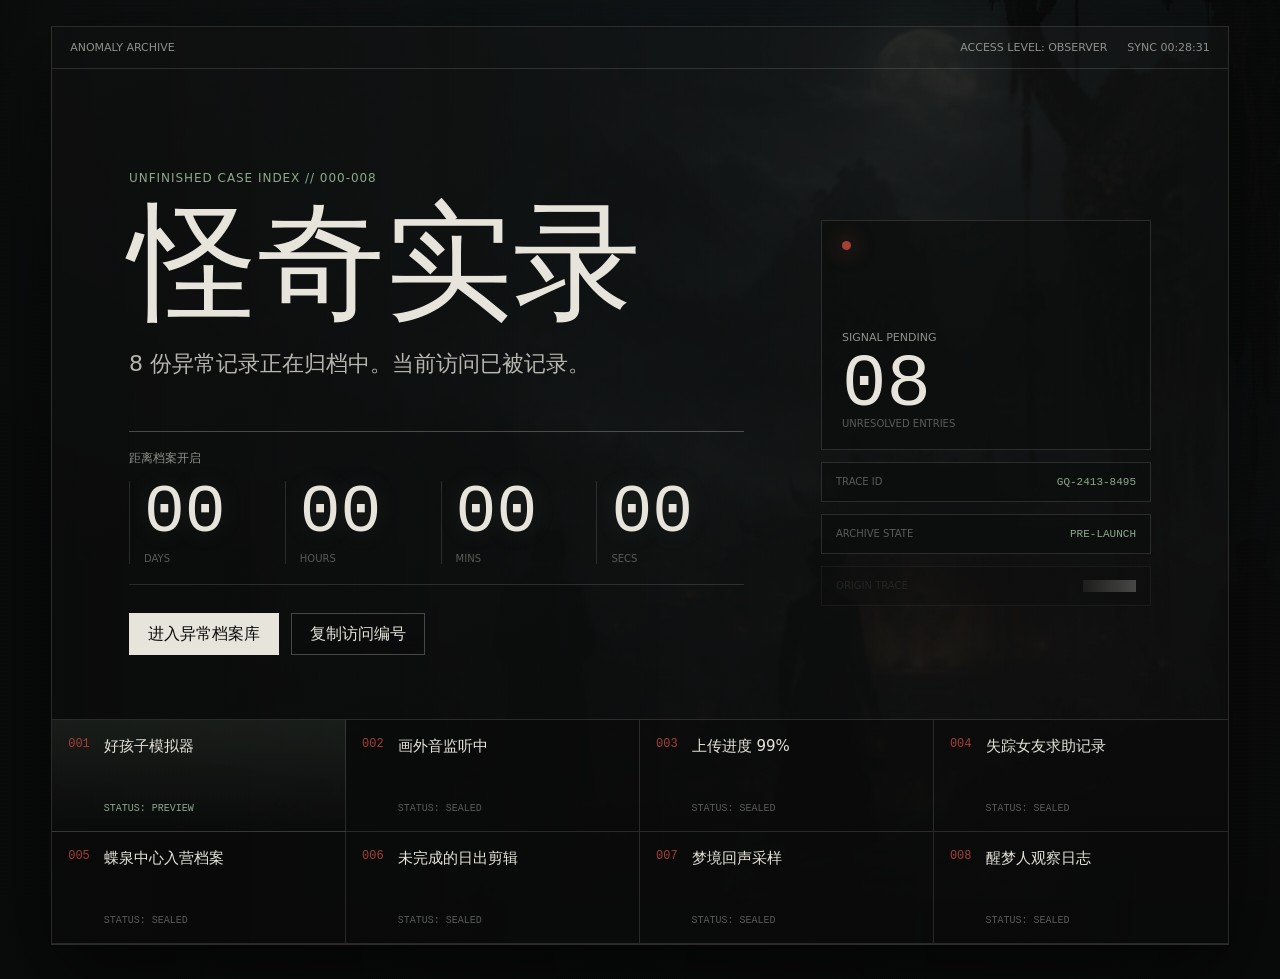
<file: index.html>
<!doctype html>
<html lang="zh-CN">
  <head>
    <meta charset="utf-8" />
    <meta name="viewport" content="width=device-width, initial-scale=1" />
    <title>怪奇实录 | 异常档案库</title>
    <meta
      name="description"
      content="《怪奇实录》上线前异常档案库样板。8 份异常记录正在归档中。"
    />
    <link rel="preload" href="./assets/archive-bg.png" as="image" />
    <link rel="stylesheet" href="./styles.css" />
  </head>
  <body>
    <div class="noise" aria-hidden="true"></div>
    <main class="site-shell">
      <section class="hero" aria-labelledby="page-title">
        <div class="system-bar">
          <span>ANOMALY ARCHIVE</span>
          <span>ACCESS LEVEL: OBSERVER</span>
          <span id="clock">SYNC --:--:--</span>
        </div>

        <div class="hero-grid">
          <div class="intro-panel">
            <p class="eyebrow">UNFINISHED CASE INDEX // 000-008</p>
            <h1 id="page-title">怪奇实录</h1>
            <p class="lede">
              8 份异常记录正在归档中。当前访问已被记录。
            </p>

            <div class="countdown" aria-label="上线倒计时">
              <span class="countdown-label">距离档案开启</span>
              <div class="countdown-grid">
                <div>
                  <strong id="days">00</strong>
                  <span>DAYS</span>
                </div>
                <div>
                  <strong id="hours">00</strong>
                  <span>HOURS</span>
                </div>
                <div>
                  <strong id="minutes">00</strong>
                  <span>MINS</span>
                </div>
                <div>
                  <strong id="seconds">00</strong>
                  <span>SECS</span>
                </div>
              </div>
            </div>

            <div class="actions">
              <button class="primary-action" type="button" id="enterArchive">
                进入异常档案库
              </button>
              <button class="ghost-action" type="button" id="copySignal">
                复制访问编号
              </button>
            </div>
          </div>

          <aside class="status-panel" aria-label="系统状态">
            <div class="monitor-card">
              <span class="dot"></span>
              <p>SIGNAL PENDING</p>
              <strong>08</strong>
              <span>UNRESOLVED ENTRIES</span>
            </div>
            <div class="thin-readout">
              <span>TRACE ID</span>
              <b id="traceId">GQ-0000-0000</b>
            </div>
            <div class="thin-readout">
              <span>ARCHIVE STATE</span>
              <b>PRE-LAUNCH</b>
            </div>
            <a
              class="thin-readout hidden-gateway"
              id="hiddenGateway"
              href="./zelun.html"
              aria-label="打开被遮蔽的来源档案"
            >
              <span>ORIGIN TRACE</span>
              <b>REDACTED</b>
            </a>
          </aside>
        </div>

        <section class="archive-index" aria-label="异常入口索引">
          <button class="case-row open" type="button" data-entry="001">
            <span>001</span>
            <b>好孩子模拟器</b>
            <em>STATUS: PREVIEW</em>
          </button>
          <button class="case-row" type="button" data-entry="002">
            <span>002</span>
            <b>画外音监听中</b>
            <em>STATUS: SEALED</em>
          </button>
          <button class="case-row" type="button" data-entry="003">
            <span>003</span>
            <b>上传进度 99%</b>
            <em>STATUS: SEALED</em>
          </button>
          <button class="case-row" type="button" data-entry="004">
            <span>004</span>
            <b>失踪女友求助记录</b>
            <em>STATUS: SEALED</em>
          </button>
          <button class="case-row" type="button" data-entry="005">
            <span>005</span>
            <b>蝶泉中心入营档案</b>
            <em>STATUS: SEALED</em>
          </button>
          <button class="case-row" type="button" data-entry="006">
            <span>006</span>
            <b>未完成的日出剪辑</b>
            <em>STATUS: SEALED</em>
          </button>
          <button class="case-row" type="button" data-entry="007">
            <span>007</span>
            <b>梦境回声采样</b>
            <em>STATUS: SEALED</em>
          </button>
          <button class="case-row" type="button" data-entry="008">
            <span>008</span>
            <b>醒梦人观察日志</b>
            <em>STATUS: SEALED</em>
          </button>
        </section>
      </section>
    </main>

    <div class="modal" id="modal" aria-hidden="true">
      <div class="modal-backdrop" data-close></div>
      <section class="modal-panel" role="dialog" aria-modal="true" aria-labelledby="modalTitle">
        <button class="modal-close" type="button" data-close aria-label="关闭">×</button>
        <p class="eyebrow" id="modalKicker">ENTRY 001</p>
        <h2 id="modalTitle">该异常尚未完成归档</h2>
        <p id="modalBody">
          请等待下一次异常同步。当前入口只开放系统预览，不开放完整记录。
        </p>
        <button class="primary-action small" type="button" data-close>确认</button>
      </section>
    </div>

    <div class="gateway-sequence" id="gatewaySequence" aria-hidden="true">
      <div class="gateway-frame">
        <span>UNLISTED NODE</span>
        <b>SOURCE TRACE RECOVERING</b>
        <em>校验残片：0127 / 连接镜像：不稳定 / 访问记录：已写入</em>
      </div>
    </div>

    <script src="./script.js"></script>
  </body>
</html>
</file>
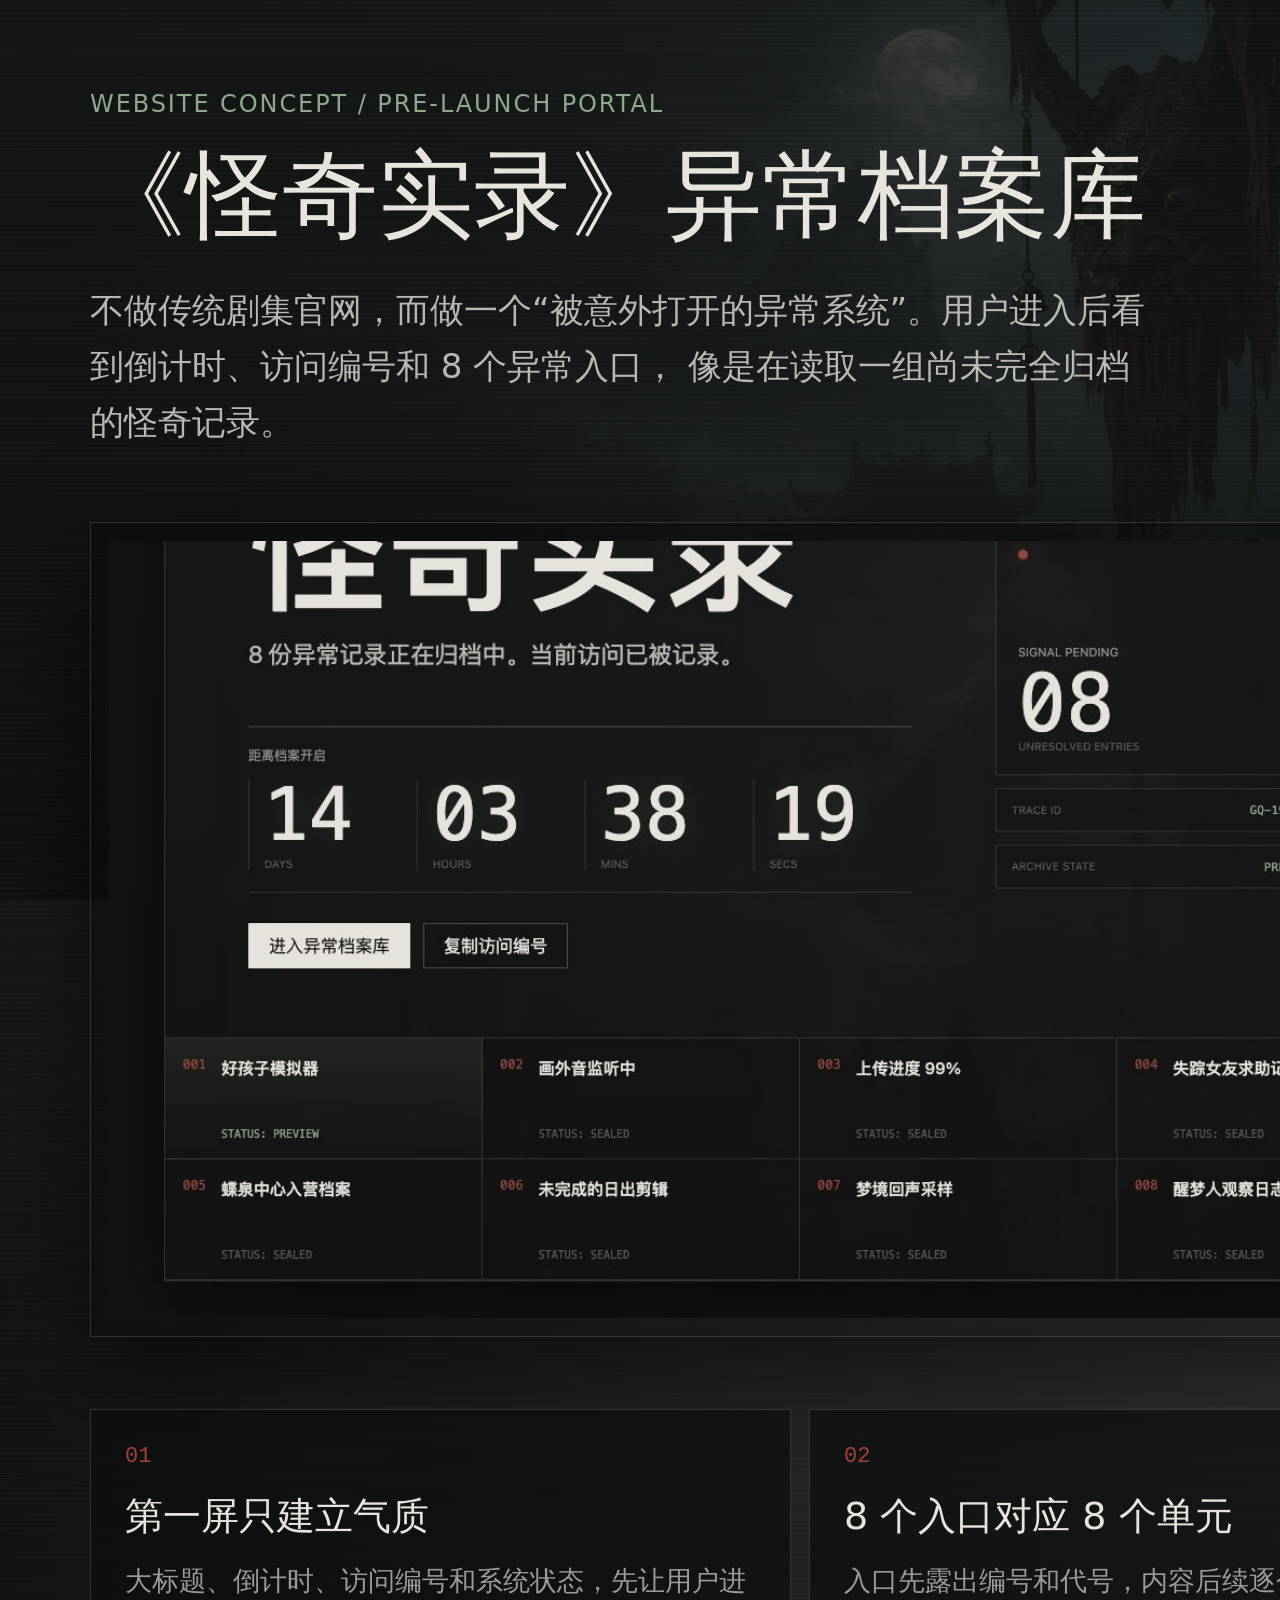
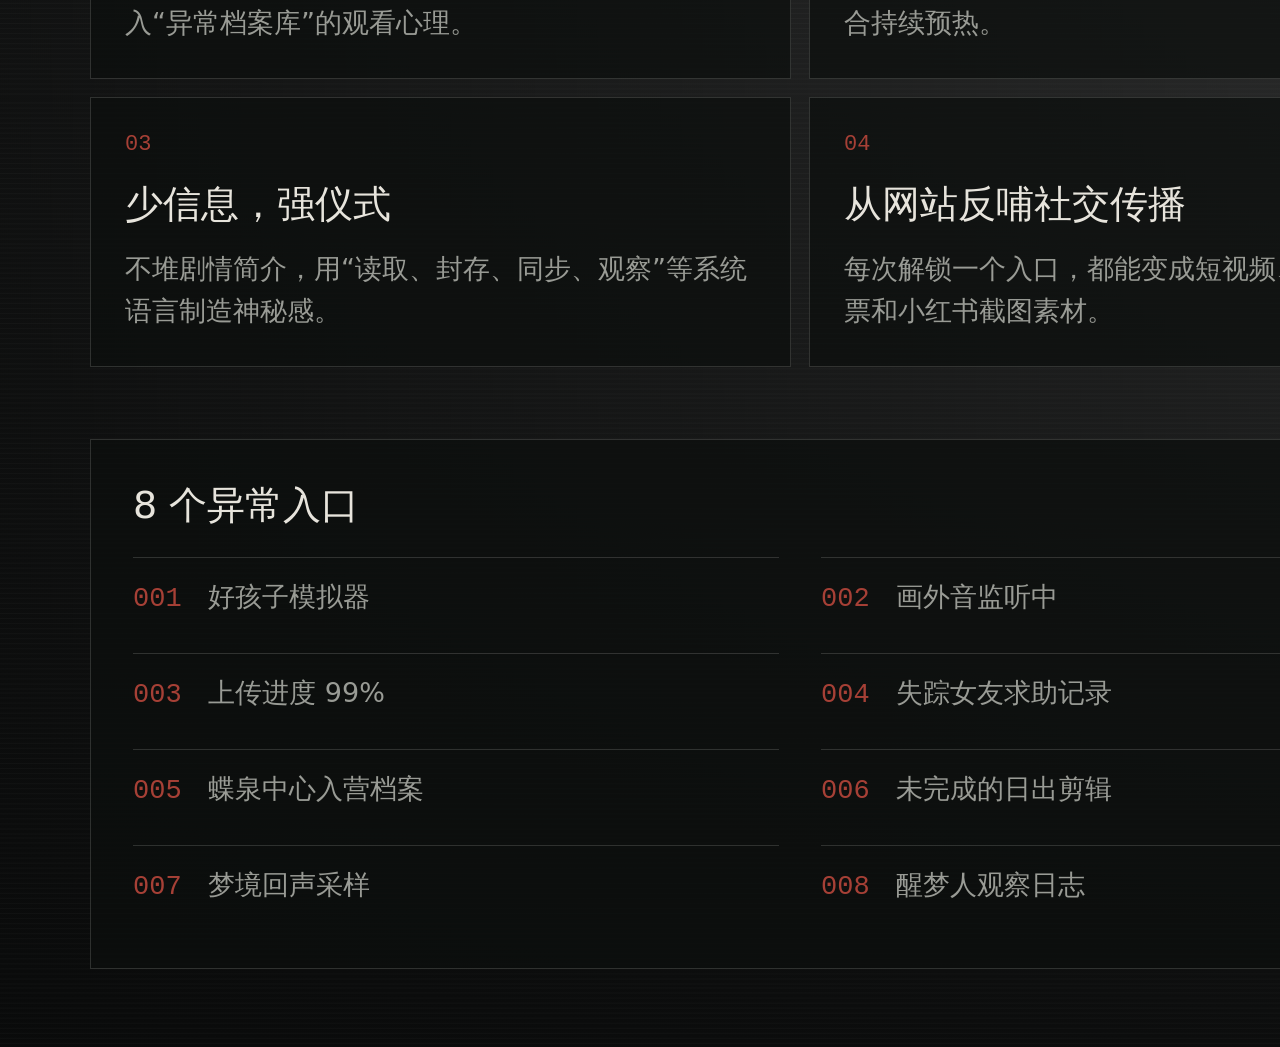
<file: explainer.html>
<!doctype html>
<html lang="zh-CN">
  <head>
    <meta charset="utf-8" />
    <meta name="viewport" content="width=device-width, initial-scale=1" />
    <title>怪奇实录网站讲解大图</title>
    <link rel="stylesheet" href="./poster.css" />
  </head>
  <body>
    <main class="poster">
      <section class="hero-copy">
        <p class="kicker">WEBSITE CONCEPT / PRE-LAUNCH PORTAL</p>
        <h1>《怪奇实录》异常档案库</h1>
        <p class="summary">
          不做传统剧集官网，而做一个“被意外打开的异常系统”。用户进入后看到倒计时、访问编号和 8 个异常入口，
          像是在读取一组尚未完全归档的怪奇记录。
        </p>
      </section>

      <section class="screen-wrap" aria-label="网站样板截图">
        <img src="./preview-desktop.png" alt="怪奇实录异常档案库网站首页样板" />
      </section>

      <section class="logic-grid">
        <article>
          <span>01</span>
          <h2>第一屏只建立气质</h2>
          <p>大标题、倒计时、访问编号和系统状态，先让用户进入“异常档案库”的观看心理。</p>
        </article>
        <article>
          <span>02</span>
          <h2>8 个入口对应 8 个单元</h2>
          <p>入口先露出编号和代号，内容后续逐个解锁，天然适合持续预热。</p>
        </article>
        <article>
          <span>03</span>
          <h2>少信息，强仪式</h2>
          <p>不堆剧情简介，用“读取、封存、同步、观察”等系统语言制造神秘感。</p>
        </article>
        <article>
          <span>04</span>
          <h2>从网站反哺社交传播</h2>
          <p>每次解锁一个入口，都能变成短视频、海报、微博投票和小红书截图素材。</p>
        </article>
      </section>

      <section class="entry-map">
        <h2>8 个异常入口</h2>
        <div class="entry-list">
          <p><b>001</b> 好孩子模拟器</p>
          <p><b>002</b> 画外音监听中</p>
          <p><b>003</b> 上传进度 99%</p>
          <p><b>004</b> 失踪女友求助记录</p>
          <p><b>005</b> 蝶泉中心入营档案</p>
          <p><b>006</b> 未完成的日出剪辑</p>
          <p><b>007</b> 梦境回声采样</p>
          <p><b>008</b> 醒梦人观察日志</p>
        </div>
      </section>
    </main>
  </body>
</html>
</file>
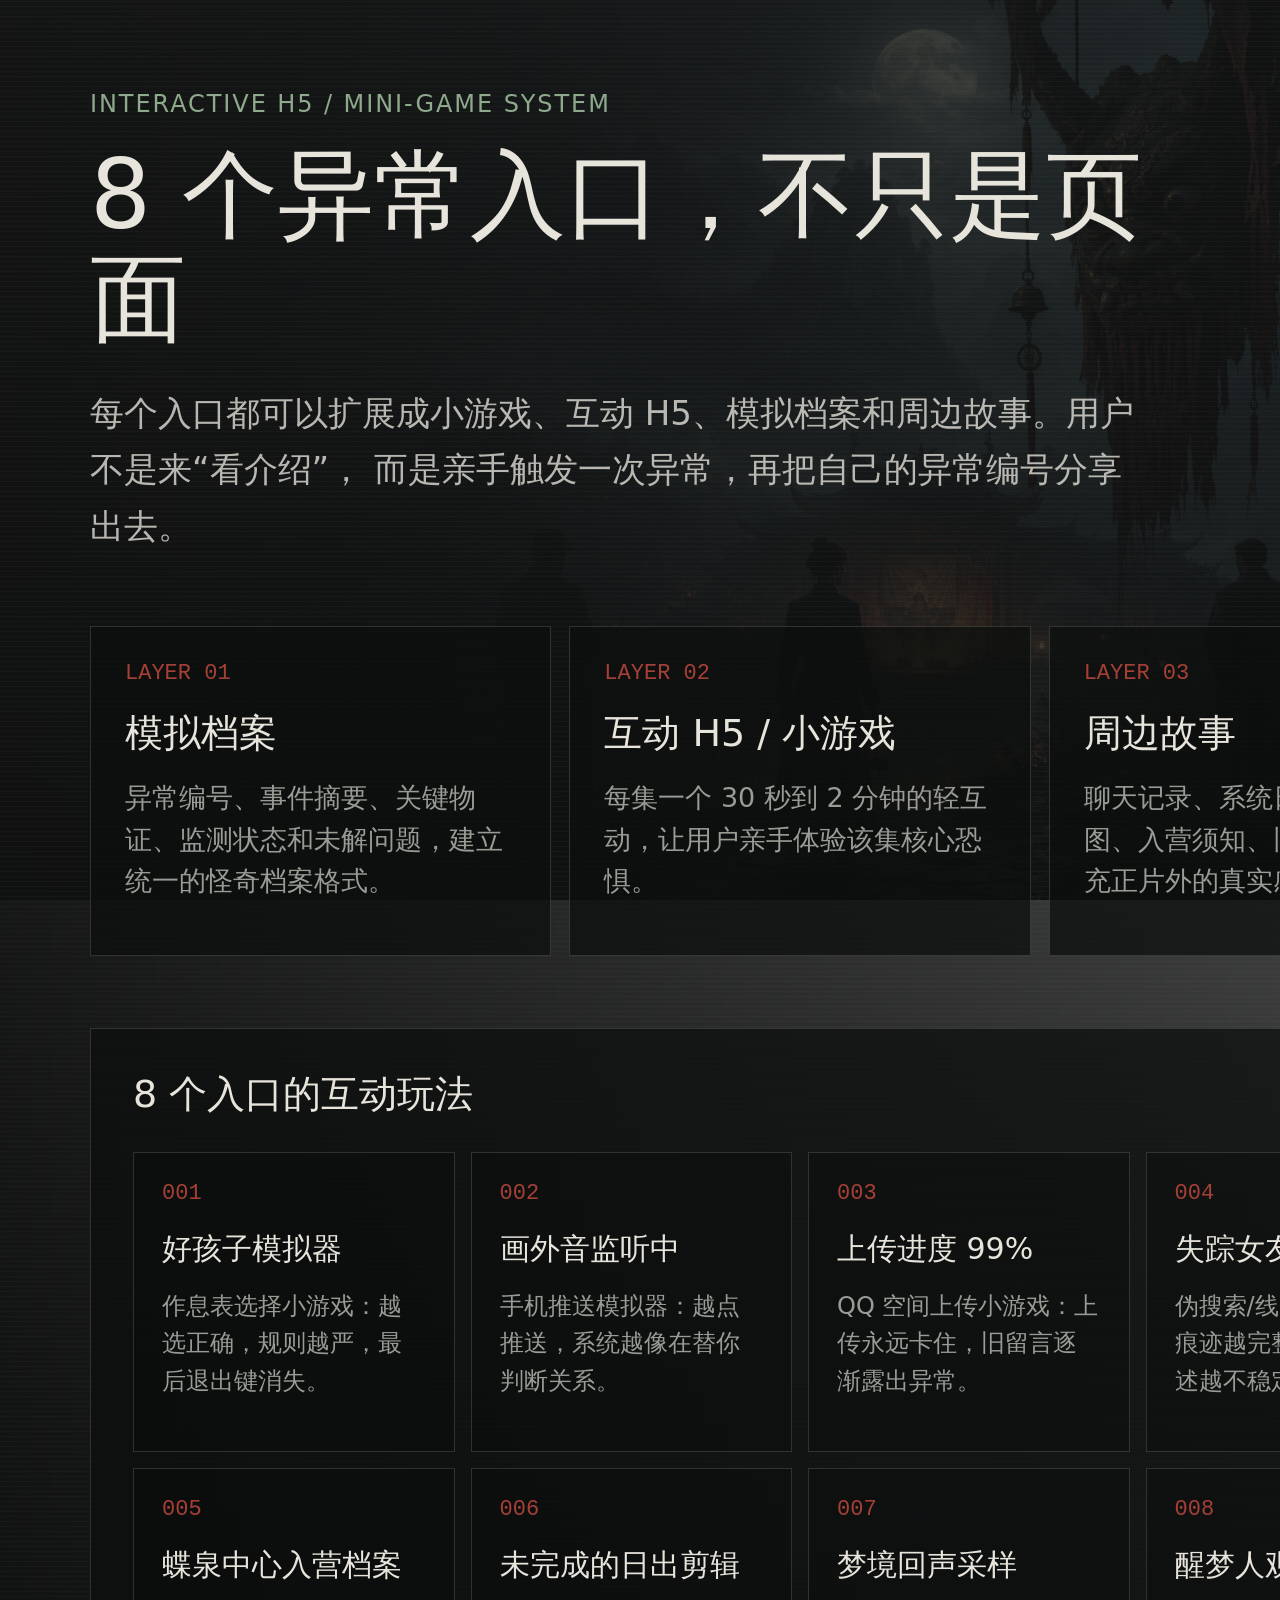
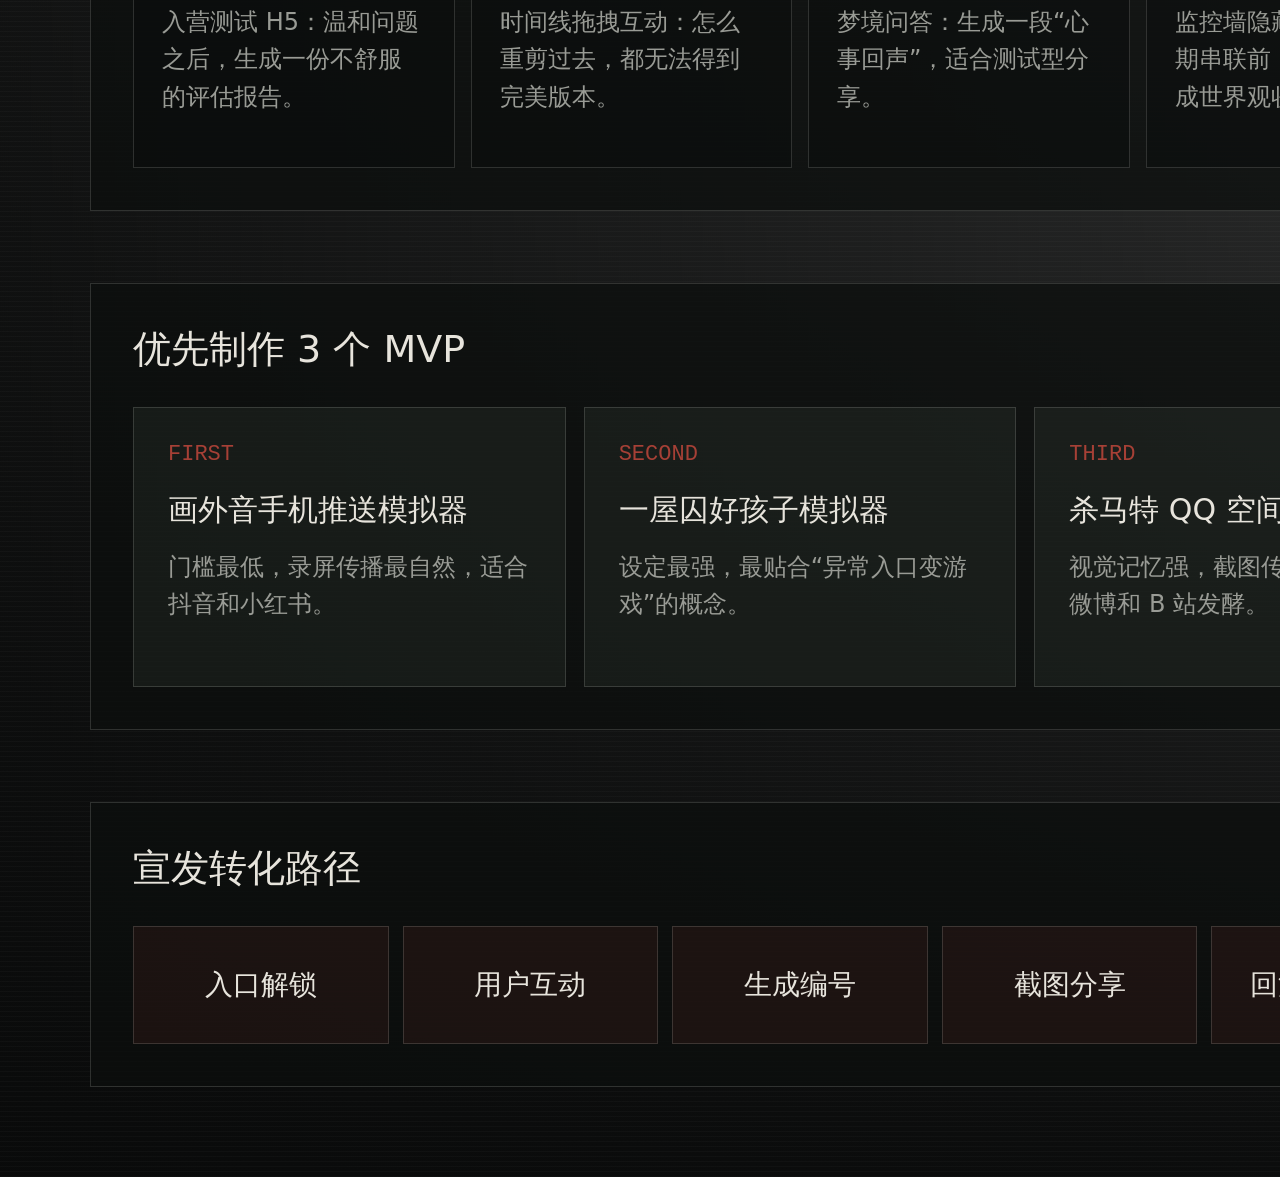
<file: interactive-proposal.html>
<!doctype html>
<html lang="zh-CN">
  <head>
    <meta charset="utf-8" />
    <meta name="viewport" content="width=device-width, initial-scale=1" />
    <title>怪奇实录互动入口提报板</title>
    <link rel="stylesheet" href="./poster.css" />
  </head>
  <body>
    <main class="poster interactive">
      <section class="hero-copy">
        <p class="kicker">INTERACTIVE H5 / MINI-GAME SYSTEM</p>
        <h1>8 个异常入口，不只是页面</h1>
        <p class="summary">
          每个入口都可以扩展成小游戏、互动 H5、模拟档案和周边故事。用户不是来“看介绍”，
          而是亲手触发一次异常，再把自己的异常编号分享出去。
        </p>
      </section>

      <section class="three-layer">
        <article>
          <span>LAYER 01</span>
          <h2>模拟档案</h2>
          <p>异常编号、事件摘要、关键物证、监测状态和未解问题，建立统一的怪奇档案格式。</p>
        </article>
        <article>
          <span>LAYER 02</span>
          <h2>互动 H5 / 小游戏</h2>
          <p>每集一个 30 秒到 2 分钟的轻互动，让用户亲手体验该集核心恐惧。</p>
        </article>
        <article>
          <span>LAYER 03</span>
          <h2>周边故事</h2>
          <p>聊天记录、系统日志、监控截图、入营须知、旧照片说明，补充正片外的真实感。</p>
        </article>
      </section>

      <section class="interaction-map">
        <h2>8 个入口的互动玩法</h2>
        <div class="play-grid">
          <article>
            <span>001</span>
            <h3>好孩子模拟器</h3>
            <p>作息表选择小游戏：越选正确，规则越严，最后退出键消失。</p>
          </article>
          <article>
            <span>002</span>
            <h3>画外音监听中</h3>
            <p>手机推送模拟器：越点推送，系统越像在替你判断关系。</p>
          </article>
          <article>
            <span>003</span>
            <h3>上传进度 99%</h3>
            <p>QQ 空间上传小游戏：上传永远卡住，旧留言逐渐露出异常。</p>
          </article>
          <article>
            <span>004</span>
            <h3>失踪女友求助记录</h3>
            <p>伪搜索/线索拼图：数字痕迹越完整，求助者叙述越不稳定。</p>
          </article>
          <article>
            <span>005</span>
            <h3>蝶泉中心入营档案</h3>
            <p>入营测试 H5：温和问题之后，生成一份不舒服的评估报告。</p>
          </article>
          <article>
            <span>006</span>
            <h3>未完成的日出剪辑</h3>
            <p>时间线拖拽互动：怎么重剪过去，都无法得到完美版本。</p>
          </article>
          <article>
            <span>007</span>
            <h3>梦境回声采样</h3>
            <p>梦境问答：生成一段“心事回声”，适合测试型分享。</p>
          </article>
          <article>
            <span>008</span>
            <h3>醒梦人观察日志</h3>
            <p>监控墙隐藏入口：完结期串联前 7 个异常，完成世界观收束。</p>
          </article>
        </div>
      </section>

      <section class="mvp-strip">
        <h2>优先制作 3 个 MVP</h2>
        <div>
          <article>
            <span>FIRST</span>
            <h3>画外音手机推送模拟器</h3>
            <p>门槛最低，录屏传播最自然，适合抖音和小红书。</p>
          </article>
          <article>
            <span>SECOND</span>
            <h3>一屋囚好孩子模拟器</h3>
            <p>设定最强，最贴合“异常入口变游戏”的概念。</p>
          </article>
          <article>
            <span>THIRD</span>
            <h3>杀马特 QQ 空间 99%</h3>
            <p>视觉记忆强，截图传播性好，适合微博和 B 站发酵。</p>
          </article>
        </div>
      </section>

      <section class="conversion">
        <h2>宣发转化路径</h2>
        <div class="conversion-line">
          <p>入口解锁</p>
          <p>用户互动</p>
          <p>生成编号</p>
          <p>截图分享</p>
          <p>回流预约/观看</p>
        </div>
      </section>
    </main>
  </body>
</html>
</file>
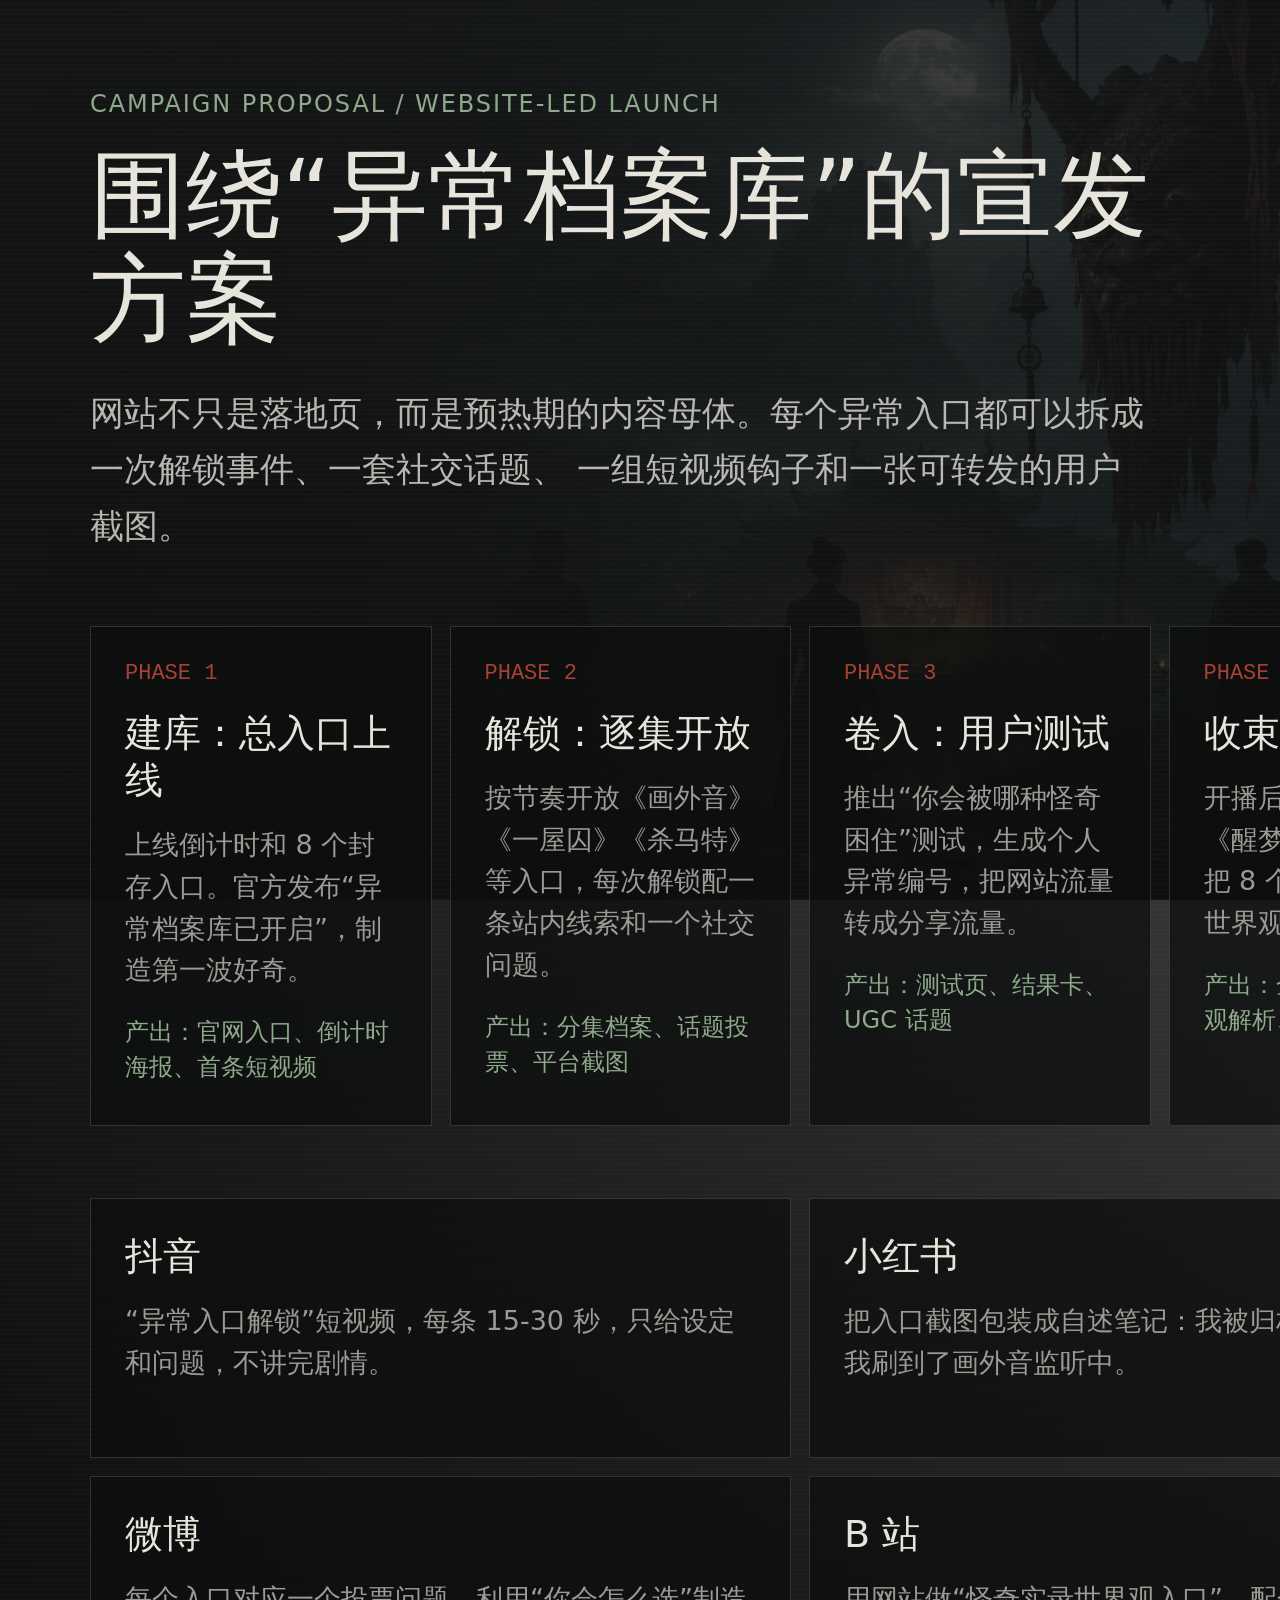
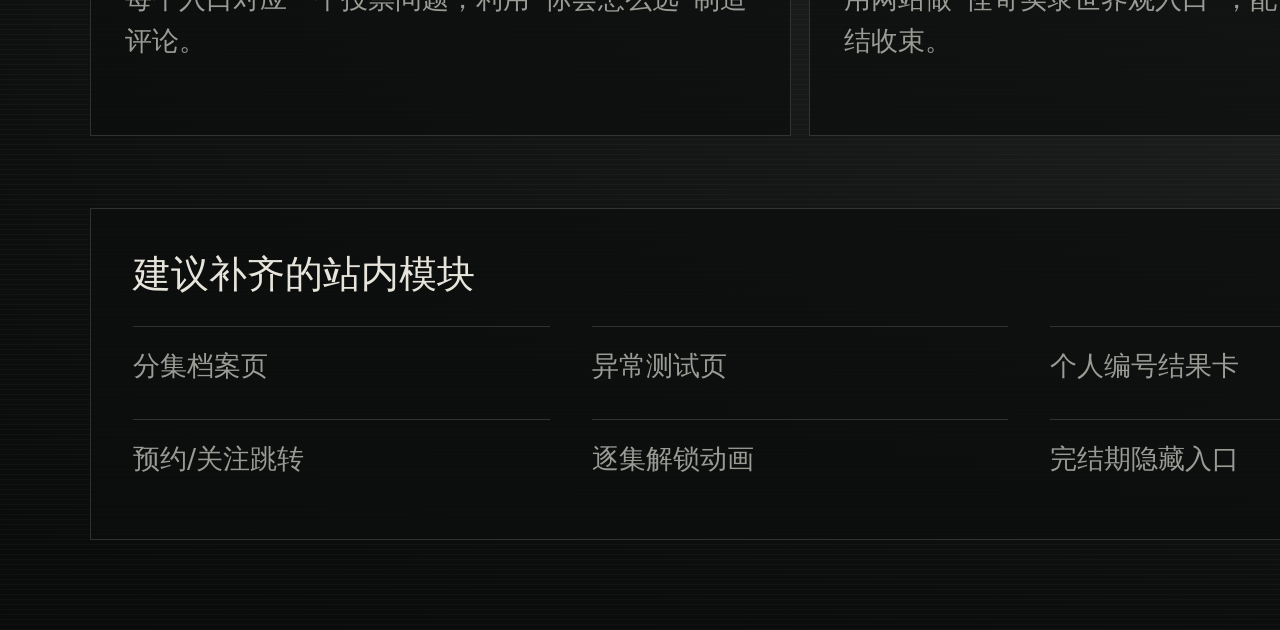
<file: proposal.html>
<!doctype html>
<html lang="zh-CN">
  <head>
    <meta charset="utf-8" />
    <meta name="viewport" content="width=device-width, initial-scale=1" />
    <title>怪奇实录网站宣发方案大图</title>
    <link rel="stylesheet" href="./poster.css" />
  </head>
  <body>
    <main class="poster proposal">
      <section class="hero-copy">
        <p class="kicker">CAMPAIGN PROPOSAL / WEBSITE-LED LAUNCH</p>
        <h1>围绕“异常档案库”的宣发方案</h1>
        <p class="summary">
          网站不只是落地页，而是预热期的内容母体。每个异常入口都可以拆成一次解锁事件、一套社交话题、
          一组短视频钩子和一张可转发的用户截图。
        </p>
      </section>

      <section class="roadmap">
        <article>
          <span>PHASE 1</span>
          <h2>建库：总入口上线</h2>
          <p>上线倒计时和 8 个封存入口。官方发布“异常档案库已开启”，制造第一波好奇。</p>
          <b>产出：官网入口、倒计时海报、首条短视频</b>
        </article>
        <article>
          <span>PHASE 2</span>
          <h2>解锁：逐集开放</h2>
          <p>按节奏开放《画外音》《一屋囚》《杀马特》等入口，每次解锁配一条站内线索和一个社交问题。</p>
          <b>产出：分集档案、话题投票、平台截图</b>
        </article>
        <article>
          <span>PHASE 3</span>
          <h2>卷入：用户测试</h2>
          <p>推出“你会被哪种怪奇困住”测试，生成个人异常编号，把网站流量转成分享流量。</p>
          <b>产出：测试页、结果卡、UGC 话题</b>
        </article>
        <article>
          <span>PHASE 4</span>
          <h2>收束：完整档案</h2>
          <p>开播后/完结期开放《醒梦人》观察日志，把 8 个入口串成完整世界观。</p>
          <b>产出：全系列混剪、世界观解析、完结传播</b>
        </article>
      </section>

      <section class="channel-grid">
        <article>
          <h2>抖音</h2>
          <p>“异常入口解锁”短视频，每条 15-30 秒，只给设定和问题，不讲完剧情。</p>
        </article>
        <article>
          <h2>小红书</h2>
          <p>把入口截图包装成自述笔记：我被归档为 006 号、我刷到了画外音监听中。</p>
        </article>
        <article>
          <h2>微博</h2>
          <p>每个入口对应一个投票问题，利用“你会怎么选”制造评论。</p>
        </article>
        <article>
          <h2>B 站</h2>
          <p>用网站做“怪奇实录世界观入口”，配合分集解析和完结收束。</p>
        </article>
      </section>

      <section class="deliverables">
        <h2>建议补齐的站内模块</h2>
        <div>
          <p>分集档案页</p>
          <p>异常测试页</p>
          <p>个人编号结果卡</p>
          <p>预约/关注跳转</p>
          <p>逐集解锁动画</p>
          <p>完结期隐藏入口</p>
        </div>
      </section>
    </main>
  </body>
</html>
</file>
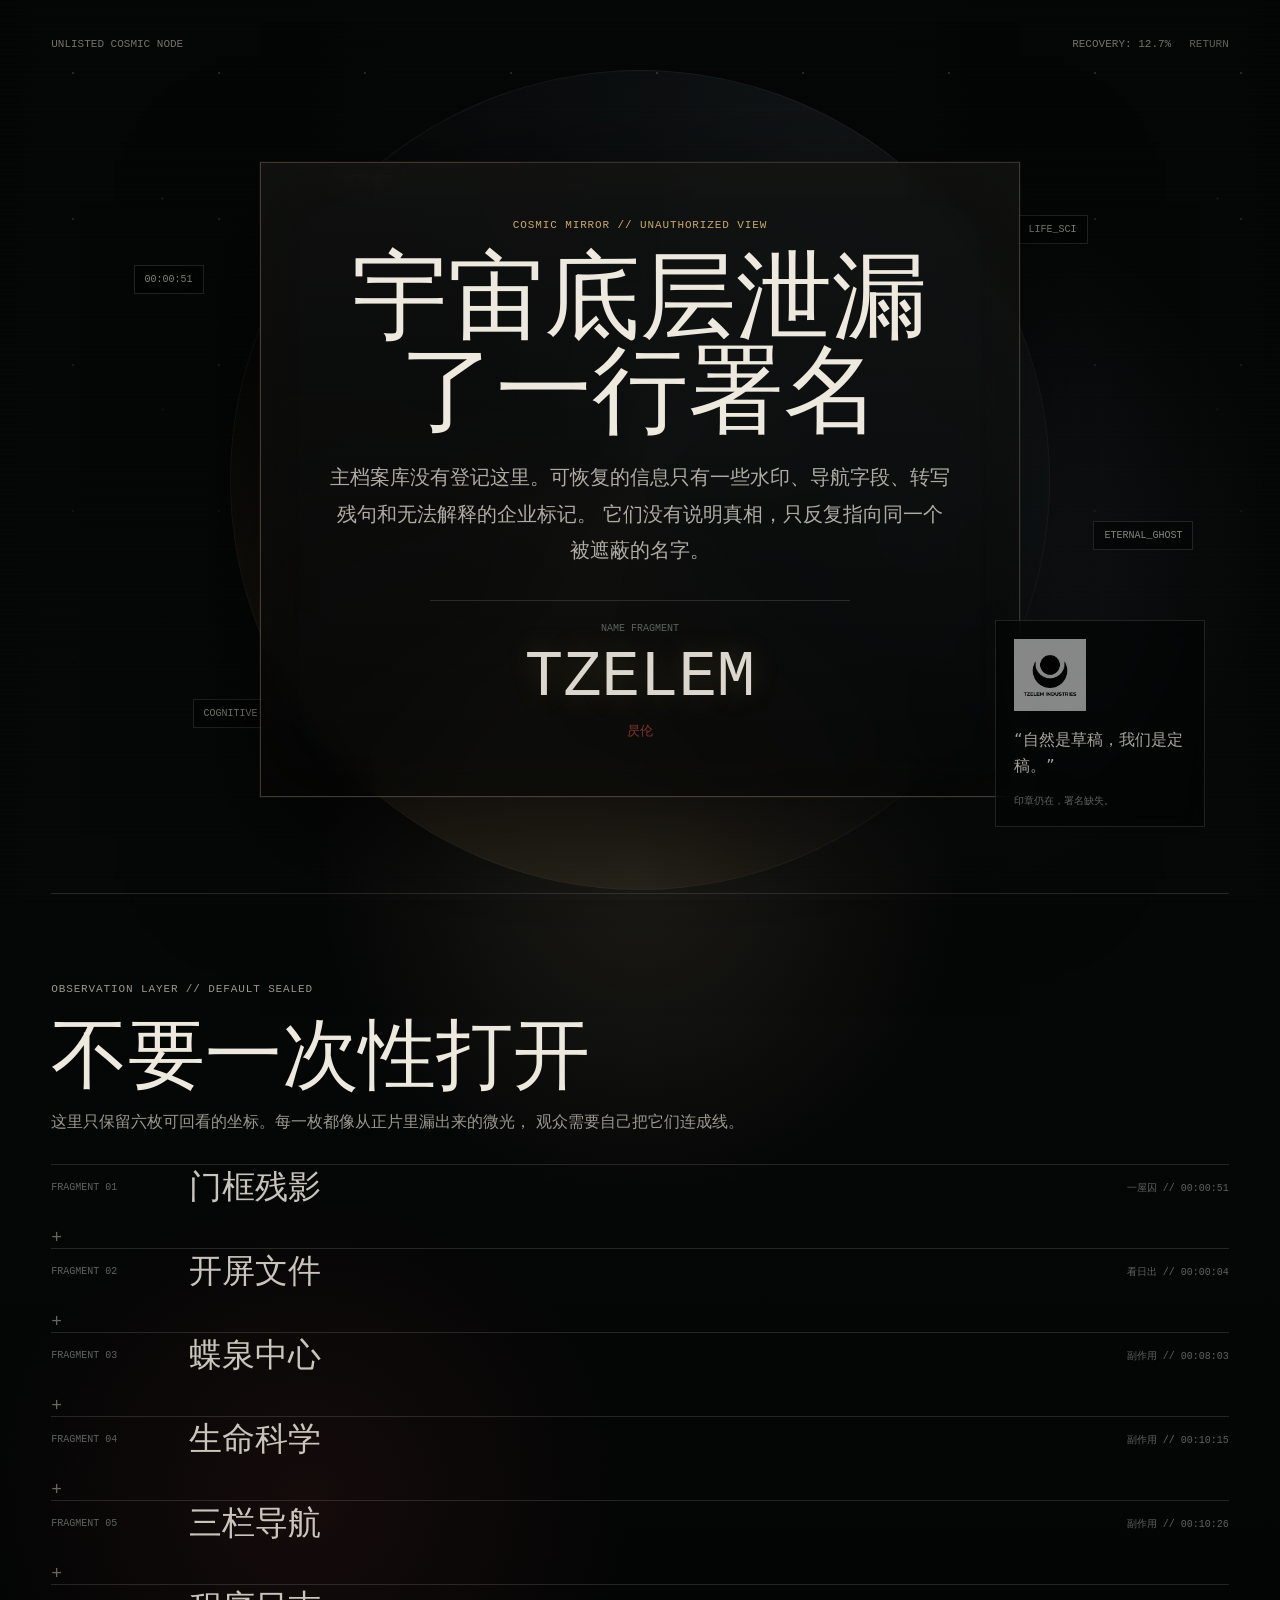
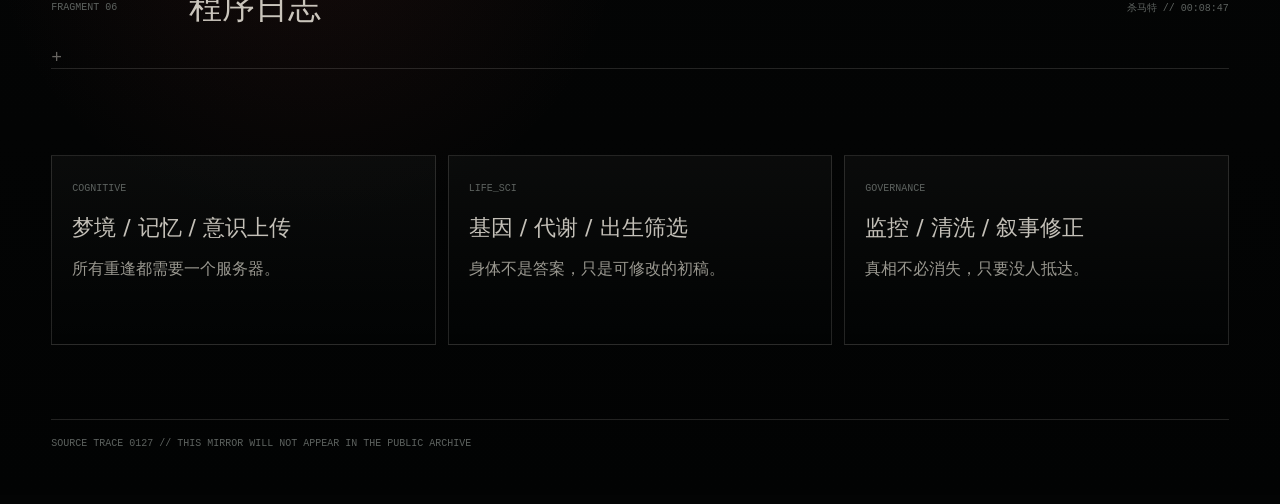
<file: zelun.html>
<!doctype html>
<html lang="zh-CN">
  <head>
    <meta charset="utf-8" />
    <meta name="viewport" content="width=device-width, initial-scale=1" />
    <title>SOURCE TRACE 0127 | COSMIC LEAK</title>
    <meta
      name="description"
      content="《怪奇实录》隐藏页：一份像宇宙底层真相泄漏出来的残片。"
    />
    <link rel="preload" href="./assets/tzelem/logo-main.png" as="image" />
    <link rel="stylesheet" href="./zelun.css" />
  </head>
  <body>
    <main class="cosmic-shell">
      <nav class="topline" aria-label="系统状态">
        <span>UNLISTED COSMIC NODE</span>
        <span>RECOVERY: 12.7%</span>
        <a href="./index.html">RETURN</a>
      </nav>

      <section class="cosmic-hero" aria-labelledby="truth-title">
        <div class="starfield" aria-hidden="true"></div>

        <div class="orbit-map" aria-hidden="true">
          <span class="orbital-fragment f1">00:00:51</span>
          <span class="orbital-fragment f2">LIFE_SCI</span>
          <span class="orbital-fragment f3">ETERNAL_GHOST</span>
          <span class="orbital-fragment f4">COGNITIVE</span>
          <span class="orbital-fragment f5">修正生命</span>
          <span class="orbital-fragment f6">GOVERNANCE</span>
        </div>

        <section class="black-box">
          <p class="eyebrow">COSMIC MIRROR // UNAUTHORIZED VIEW</p>
          <h1 id="truth-title">宇宙底层泄漏了一行署名</h1>
          <p class="lede">
            主档案库没有登记这里。可恢复的信息只有一些水印、导航字段、转写残句和无法解释的企业标记。
            它们没有说明真相，只反复指向同一个被遮蔽的名字。
          </p>
          <div class="signal-name">
            <span>NAME FRAGMENT</span>
            <b>TZELEM</b>
            <em>昃伦</em>
          </div>
        </section>

        <aside class="cosmic-seal" aria-label="来源不明的印章">
          <img src="./assets/tzelem/logo-main.png" alt="来源不明的秩序摇篮标识" />
          <p>“自然是草稿，我们是定稿。”</p>
          <span>印章仍在，署名缺失。</span>
        </aside>
      </section>

      <section class="sealed-layer" aria-labelledby="layer-title">
        <div class="layer-heading">
          <p class="eyebrow">OBSERVATION LAYER // DEFAULT SEALED</p>
          <h2 id="layer-title">不要一次性打开</h2>
          <p>
            这里只保留六枚可回看的坐标。每一枚都像从正片里漏出来的微光，
            观众需要自己把它们连成线。
          </p>
        </div>

        <div class="fragment-list">
          <details class="fragment">
            <summary>
              <span>FRAGMENT 01</span>
              <b>门框残影</b>
              <em>一屋囚 // 00:00:51</em>
            </summary>
            <div class="fragment-body">
              <img src="./assets/evidence/yiwu-door-couplet.jpg" alt="一屋囚 00:00:51 门上春联特效" />
              <p>春联与门饰中出现异常植入。系统判断：并非自然噪点。</p>
            </div>
          </details>

          <details class="fragment">
            <summary>
              <span>FRAGMENT 02</span>
              <b>开屏文件</b>
              <em>看日出 // 00:00:04</em>
            </summary>
            <div class="fragment-body">
              <img src="./assets/evidence/sunrise-editor-splash.jpg" alt="看日出 00:00:04 剪辑软件开屏" />
              <p>剪辑界面启动前出现未知企业风格字段。用途未恢复。</p>
            </div>
          </details>

          <details class="fragment">
            <summary>
              <span>FRAGMENT 03</span>
              <b>蝶泉中心</b>
              <em>副作用 // 00:08:03</em>
            </summary>
            <div class="fragment-body">
              <img src="./assets/evidence/diequan-poster.jpg" alt="副作用 08:03 蝶泉中心线索" />
              <p>“全封闭式形体重塑计划”被识别为外部入口。母体未知。</p>
            </div>
          </details>

          <details class="fragment">
            <summary>
              <span>FRAGMENT 04</span>
              <b>生命科学</b>
              <em>副作用 // 00:10:15</em>
            </summary>
            <div class="fragment-body">
              <img src="./assets/evidence/tzelem-life-logo.jpg" alt="副作用 10:15 TZELEM LIFE SCIENCES logo" />
              <p>`TZELEM LIFE SCIENCES` 标识短暂出现。数据库命中率：高。</p>
            </div>
          </details>

          <details class="fragment">
            <summary>
              <span>FRAGMENT 05</span>
              <b>三栏导航</b>
              <em>副作用 // 00:10:26</em>
            </summary>
            <div class="fragment-body">
              <img src="./assets/evidence/tzelem-division-ui.jpg" alt="副作用 10:26 昃伦三部门界面" />
              <p>`COGNITIVE / LIFE_SCI / GOVERNANCE`。其余字段已被擦除。</p>
            </div>
          </details>

          <details class="fragment">
            <summary>
              <span>FRAGMENT 06</span>
              <b>程序日志</b>
              <em>杀马特 // 00:08:47</em>
            </summary>
            <div class="fragment-body">
              <img src="./assets/evidence/shamate-code-tzelem.jpg" alt="杀马特 08:47 程序代码中的昃伦线索" />
              <p>“昃伦世界公益频道发言日志”与 `ETERNAL_GHOST_V2` 同屏出现。连接已断开。</p>
            </div>
          </details>
        </div>
      </section>

      <section class="dark-index" aria-label="封存索引">
        <div class="index-card">
          <span>COGNITIVE</span>
          <b>梦境 / 记忆 / 意识上传</b>
          <p>所有重逢都需要一个服务器。</p>
        </div>
        <div class="index-card">
          <span>LIFE_SCI</span>
          <b>基因 / 代谢 / 出生筛选</b>
          <p>身体不是答案，只是可修改的初稿。</p>
        </div>
        <div class="index-card">
          <span>GOVERNANCE</span>
          <b>监控 / 清洗 / 叙事修正</b>
          <p>真相不必消失，只要没人抵达。</p>
        </div>
      </section>

      <footer class="footer">
        SOURCE TRACE 0127 // THIS MIRROR WILL NOT APPEAR IN THE PUBLIC ARCHIVE
      </footer>
    </main>
  </body>
</html>
</file>
<file: styles.css>
:root {
  color-scheme: dark;
  --bg: #090a0a;
  --panel: rgba(12, 14, 13, 0.66);
  --ink: #e7e4dc;
  --muted: #8e918b;
  --dim: #585c57;
  --line: rgba(231, 228, 220, 0.14);
  --line-strong: rgba(231, 228, 220, 0.28);
  --red: #a64036;
  --red-soft: rgba(166, 64, 54, 0.24);
  --green: #8ea98b;
  --green-soft: rgba(142, 169, 139, 0.18);
  --shadow: rgba(0, 0, 0, 0.55);
}

* {
  box-sizing: border-box;
}

html {
  min-height: 100%;
  background: var(--bg);
}

body {
  min-height: 100vh;
  margin: 0;
  overflow-x: hidden;
  color: var(--ink);
  background:
    linear-gradient(90deg, rgba(9, 10, 10, 0.94) 0%, rgba(9, 10, 10, 0.62) 48%, rgba(9, 10, 10, 0.9) 100%),
    linear-gradient(180deg, rgba(9, 10, 10, 0.22), rgba(9, 10, 10, 0.92)),
    url("./assets/archive-bg.png") center / cover no-repeat fixed;
  font-family:
    Inter, ui-sans-serif, system-ui, -apple-system, BlinkMacSystemFont, "Segoe UI",
    "PingFang SC", "Hiragino Sans GB", "Microsoft YaHei", sans-serif;
  letter-spacing: 0;
}

button {
  font: inherit;
}

.noise {
  position: fixed;
  inset: 0;
  z-index: 1;
  pointer-events: none;
  opacity: 0.14;
  background-image:
    repeating-linear-gradient(0deg, rgba(255, 255, 255, 0.025) 0 1px, transparent 1px 4px),
    radial-gradient(circle at 18% 12%, rgba(142, 169, 139, 0.12), transparent 24rem),
    radial-gradient(circle at 86% 74%, rgba(166, 64, 54, 0.11), transparent 20rem);
  mix-blend-mode: screen;
}

.site-shell {
  position: relative;
  z-index: 2;
  width: min(1440px, 100%);
  min-height: 100vh;
  margin: 0 auto;
  padding: 26px clamp(18px, 4vw, 58px) 34px;
}

.hero {
  min-height: calc(100vh - 60px);
  display: flex;
  flex-direction: column;
  border: 1px solid var(--line);
  background:
    linear-gradient(90deg, rgba(9, 10, 10, 0.56), rgba(9, 10, 10, 0.2)),
    linear-gradient(180deg, rgba(231, 228, 220, 0.035), rgba(231, 228, 220, 0.01));
  box-shadow: 0 30px 80px var(--shadow);
  backdrop-filter: blur(1.5px);
}

.system-bar {
  display: grid;
  grid-template-columns: 1fr auto auto;
  gap: 20px;
  padding: 15px 18px;
  border-bottom: 1px solid var(--line);
  color: var(--muted);
  font-size: 11px;
  line-height: 1;
  text-transform: uppercase;
}

.hero-grid {
  flex: 1;
  display: grid;
  grid-template-columns: minmax(0, 1fr) minmax(230px, 330px);
  gap: clamp(24px, 6vw, 90px);
  align-items: center;
  padding: clamp(44px, 8vw, 104px) clamp(22px, 6vw, 86px) clamp(28px, 5vw, 64px);
}

.intro-panel {
  max-width: 760px;
}

.eyebrow {
  margin: 0 0 18px;
  color: var(--green);
  font-size: 12px;
  letter-spacing: 0.08em;
  text-transform: uppercase;
}

h1 {
  margin: 0;
  font-size: clamp(54px, 10vw, 148px);
  line-height: 0.92;
  font-weight: 500;
  letter-spacing: 0;
}

.lede {
  width: min(520px, 100%);
  margin: 24px 0 0;
  color: rgba(231, 228, 220, 0.78);
  font-size: clamp(17px, 2vw, 22px);
  line-height: 1.7;
}

.countdown {
  width: min(620px, 100%);
  margin-top: 48px;
  border-top: 1px solid var(--line-strong);
  border-bottom: 1px solid var(--line);
  padding: 18px 0 20px;
}

.countdown-label {
  display: block;
  margin-bottom: 14px;
  color: var(--muted);
  font-size: 12px;
}

.countdown-grid {
  display: grid;
  grid-template-columns: repeat(4, minmax(72px, 1fr));
  gap: 8px;
}

.countdown-grid div {
  min-width: 0;
  border-left: 1px solid var(--line);
  padding-left: 14px;
}

.countdown-grid strong {
  display: block;
  color: var(--ink);
  font-family: "SF Mono", "Roboto Mono", ui-monospace, monospace;
  font-size: clamp(34px, 6vw, 68px);
  line-height: 0.95;
  font-weight: 500;
  font-variant-numeric: tabular-nums;
  text-shadow: 0 0 24px rgba(142, 169, 139, 0.16);
}

.countdown-grid span {
  display: block;
  margin-top: 8px;
  color: var(--dim);
  font-size: 10px;
}

.actions {
  display: flex;
  flex-wrap: wrap;
  gap: 12px;
  margin-top: 28px;
}

.primary-action,
.ghost-action {
  min-height: 42px;
  border-radius: 0;
  padding: 0 18px;
  cursor: pointer;
  transition: border-color 180ms ease, background 180ms ease, transform 180ms ease;
}

.primary-action {
  border: 1px solid rgba(231, 228, 220, 0.68);
  color: #090a0a;
  background: var(--ink);
}

.primary-action:hover {
  transform: translateY(-1px);
  border-color: var(--green);
  background: #f2eee5;
}

.ghost-action {
  border: 1px solid var(--line-strong);
  color: var(--ink);
  background: rgba(9, 10, 10, 0.28);
}

.ghost-action:hover {
  border-color: var(--green);
  background: var(--green-soft);
}

.small {
  min-height: 38px;
  margin-top: 20px;
}

.status-panel {
  display: grid;
  gap: 12px;
  align-content: center;
}

.monitor-card,
.thin-readout {
  border: 1px solid var(--line);
  background: var(--panel);
}

.monitor-card {
  min-height: 230px;
  display: flex;
  flex-direction: column;
  justify-content: flex-end;
  padding: 20px;
}

.dot {
  width: 9px;
  height: 9px;
  border-radius: 999px;
  margin-bottom: auto;
  background: var(--red);
  box-shadow: 0 0 22px var(--red);
  animation: pulse 1.9s ease-in-out infinite;
}

.monitor-card p {
  margin: 0 0 8px;
  color: var(--muted);
  font-size: 11px;
}

.monitor-card strong {
  font-family: "SF Mono", "Roboto Mono", ui-monospace, monospace;
  font-size: 74px;
  line-height: 0.9;
  font-weight: 400;
}

.monitor-card span:last-child,
.thin-readout span {
  color: var(--dim);
  font-size: 10px;
}

.thin-readout {
  display: flex;
  justify-content: space-between;
  gap: 14px;
  padding: 13px 14px;
}

.hidden-gateway {
  position: relative;
  overflow: hidden;
  opacity: 0.42;
  text-decoration: none;
  cursor: crosshair;
  isolation: isolate;
  transition: opacity 180ms ease, border-color 180ms ease, background 180ms ease;
}

.hidden-gateway::before {
  content: "";
  position: absolute;
  inset: 0;
  z-index: -1;
  transform: translateX(-105%);
  background: linear-gradient(90deg, transparent, rgba(166, 64, 54, 0.22), transparent);
  transition: transform 620ms ease;
}

.hidden-gateway::after {
  content: "NO PUBLIC ROUTE";
  position: absolute;
  right: 14px;
  bottom: 3px;
  color: rgba(166, 64, 54, 0);
  font-family: "SF Mono", "Roboto Mono", ui-monospace, monospace;
  font-size: 8px;
  transition: color 180ms ease;
}

.hidden-gateway span {
  color: rgba(231, 228, 220, 0.22);
}

.hidden-gateway:hover,
.hidden-gateway:focus-visible {
  opacity: 1;
  border-color: rgba(166, 64, 54, 0.64);
  background: rgba(166, 64, 54, 0.075);
  box-shadow: inset 0 0 0 1px rgba(166, 64, 54, 0.13);
  outline: 0;
}

.hidden-gateway:hover::before,
.hidden-gateway:focus-visible::before {
  transform: translateX(105%);
}

.hidden-gateway:hover::after,
.hidden-gateway:focus-visible::after {
  color: rgba(166, 64, 54, 0.82);
}

.hidden-gateway:hover span,
.hidden-gateway:focus-visible span {
  color: rgba(231, 228, 220, 0.72);
}

.thin-readout b {
  color: var(--green);
  font-family: "SF Mono", "Roboto Mono", ui-monospace, monospace;
  font-size: 11px;
  font-weight: 400;
}

.hidden-gateway b {
  color: transparent;
  position: relative;
  background: linear-gradient(90deg, rgba(231, 228, 220, 0.16), rgba(231, 228, 220, 0.64));
  text-shadow: none;
}

.hidden-gateway:hover b,
.hidden-gateway:focus-visible b {
  color: var(--red);
  background: transparent;
  text-shadow: 0 0 14px rgba(166, 64, 54, 0.42);
}

.gateway-sequence {
  position: fixed;
  inset: 0;
  z-index: 8;
  display: none;
  place-items: center;
  padding: 22px;
  color: var(--ink);
  background:
    repeating-linear-gradient(0deg, rgba(255, 255, 255, 0.035) 0 1px, transparent 1px 5px),
    rgba(3, 4, 4, 0.92);
}

.gateway-sequence.is-active {
  display: grid;
  animation: gatewayFade 1.6s ease forwards;
}

.gateway-frame {
  width: min(520px, 100%);
  border: 1px solid rgba(166, 64, 54, 0.42);
  padding: 24px;
  background:
    linear-gradient(180deg, rgba(166, 64, 54, 0.11), transparent),
    rgba(9, 10, 10, 0.88);
  box-shadow: 0 0 80px rgba(166, 64, 54, 0.14);
}

.gateway-frame span,
.gateway-frame em {
  display: block;
  color: var(--dim);
  font-family: "SF Mono", "Roboto Mono", ui-monospace, monospace;
  font-size: 10px;
  font-style: normal;
}

.gateway-frame b {
  display: block;
  margin: 12px 0 16px;
  color: var(--red);
  font-family: "SF Mono", "Roboto Mono", ui-monospace, monospace;
  font-size: clamp(22px, 5vw, 42px);
  font-weight: 400;
  line-height: 1;
  text-shadow: 0 0 24px rgba(166, 64, 54, 0.42);
}

.archive-index {
  display: grid;
  grid-template-columns: repeat(4, minmax(0, 1fr));
  border-top: 1px solid var(--line);
}

.case-row {
  position: relative;
  min-height: 112px;
  overflow: hidden;
  display: grid;
  grid-template-columns: auto 1fr;
  grid-template-rows: auto 1fr;
  gap: 8px 14px;
  align-items: start;
  border: 0;
  border-right: 1px solid var(--line);
  border-bottom: 1px solid var(--line);
  padding: 17px 16px;
  color: var(--muted);
  text-align: left;
  background: rgba(9, 10, 10, 0.48);
  cursor: pointer;
}

.case-row:nth-child(4n) {
  border-right: 0;
}

.case-row::before {
  content: "";
  position: absolute;
  inset: 0;
  transform: translateX(-100%);
  background: linear-gradient(90deg, transparent, rgba(231, 228, 220, 0.08), transparent);
  transition: transform 520ms ease;
}

.case-row:hover::before {
  transform: translateX(100%);
}

.case-row span {
  color: var(--red);
  font-family: "SF Mono", "Roboto Mono", ui-monospace, monospace;
  font-size: 12px;
}

.case-row b {
  color: var(--ink);
  font-size: 15px;
  font-weight: 500;
}

.case-row em {
  grid-column: 2;
  align-self: end;
  color: var(--dim);
  font-family: "SF Mono", "Roboto Mono", ui-monospace, monospace;
  font-size: 10px;
  font-style: normal;
}

.case-row.open {
  background: linear-gradient(180deg, rgba(142, 169, 139, 0.11), rgba(9, 10, 10, 0.46));
}

.case-row.open em {
  color: var(--green);
}

.modal {
  position: fixed;
  inset: 0;
  z-index: 5;
  display: none;
  align-items: center;
  justify-content: center;
  padding: 20px;
}

.modal.is-open {
  display: flex;
}

.modal-backdrop {
  position: absolute;
  inset: 0;
  background: rgba(0, 0, 0, 0.72);
  backdrop-filter: blur(5px);
}

.modal-panel {
  position: relative;
  width: min(520px, 100%);
  border: 1px solid var(--line-strong);
  padding: 26px;
  background:
    linear-gradient(180deg, rgba(231, 228, 220, 0.04), transparent),
    rgba(10, 11, 11, 0.96);
  box-shadow: 0 28px 80px rgba(0, 0, 0, 0.7);
}

.modal-panel h2 {
  margin: 0;
  font-size: 28px;
  font-weight: 500;
}

.modal-panel p:not(.eyebrow) {
  margin: 16px 0 0;
  color: var(--muted);
  line-height: 1.8;
}

.modal-close {
  position: absolute;
  top: 12px;
  right: 12px;
  width: 34px;
  height: 34px;
  border: 1px solid var(--line);
  color: var(--ink);
  background: transparent;
  cursor: pointer;
}

@keyframes pulse {
  0%,
  100% {
    opacity: 0.46;
  }
  50% {
    opacity: 1;
  }
}

@keyframes gatewayFade {
  0% {
    opacity: 0;
  }
  18%,
  78% {
    opacity: 1;
  }
  100% {
    opacity: 0.86;
  }
}

@media (max-width: 980px) {
  .hero-grid {
    grid-template-columns: 1fr;
  }

  .status-panel {
    grid-template-columns: 1fr 1fr;
  }

  .monitor-card {
    grid-column: 1 / -1;
    min-height: 150px;
  }

  .archive-index {
    grid-template-columns: repeat(2, minmax(0, 1fr));
  }

  .case-row:nth-child(4n) {
    border-right: 1px solid var(--line);
  }

  .case-row:nth-child(2n) {
    border-right: 0;
  }
}

@media (max-width: 640px) {
  .site-shell {
    padding: 0;
  }

  .hero {
    min-height: 100vh;
    border-left: 0;
    border-right: 0;
  }

  .system-bar {
    grid-template-columns: 1fr;
    gap: 9px;
  }

  .hero-grid {
    padding: 42px 18px 28px;
  }

  h1 {
    font-size: 64px;
  }

  .countdown-grid {
    grid-template-columns: repeat(2, minmax(0, 1fr));
    row-gap: 16px;
  }

  .actions {
    display: grid;
  }

  .status-panel,
  .archive-index {
    grid-template-columns: 1fr;
  }

  .case-row,
  .case-row:nth-child(4n),
  .case-row:nth-child(2n) {
    border-right: 0;
  }
}
</file>
<file: poster.css>
:root {
  --bg: #090a0a;
  --ink: #e7e4dc;
  --muted: #999b95;
  --line: rgba(231, 228, 220, 0.16);
  --red: #a64036;
  --green: #8ea98b;
  --panel: rgba(12, 14, 13, 0.72);
}

* {
  box-sizing: border-box;
}

body {
  margin: 0;
  min-height: 100vh;
  color: var(--ink);
  background:
    linear-gradient(90deg, rgba(9, 10, 10, 0.96), rgba(9, 10, 10, 0.72)),
    url("./assets/archive-bg.png") center / cover fixed;
  font-family:
    Inter, ui-sans-serif, system-ui, -apple-system, BlinkMacSystemFont, "Segoe UI",
    "PingFang SC", "Hiragino Sans GB", "Microsoft YaHei", sans-serif;
}

.poster {
  width: 1600px;
  min-height: 2200px;
  padding: 90px;
  background:
    repeating-linear-gradient(0deg, rgba(255, 255, 255, 0.025) 0 1px, transparent 1px 5px),
    linear-gradient(180deg, rgba(231, 228, 220, 0.045), rgba(9, 10, 10, 0.96));
}

.hero-copy {
  width: 1120px;
}

.kicker {
  margin: 0 0 26px;
  color: var(--green);
  font-size: 24px;
  letter-spacing: 0.08em;
}

h1 {
  margin: 0;
  font-size: 96px;
  line-height: 1.08;
  font-weight: 520;
  letter-spacing: 0;
}

.summary {
  width: 1060px;
  margin: 34px 0 0;
  color: rgba(231, 228, 220, 0.78);
  font-size: 34px;
  line-height: 1.65;
}

.screen-wrap {
  margin-top: 72px;
  padding: 18px;
  border: 1px solid var(--line);
  background: rgba(0, 0, 0, 0.32);
  box-shadow: 0 40px 100px rgba(0, 0, 0, 0.56);
}

.screen-wrap img {
  display: block;
  width: 100%;
  height: auto;
}

.logic-grid,
.roadmap,
.channel-grid {
  display: grid;
  grid-template-columns: repeat(2, minmax(0, 1fr));
  gap: 18px;
  margin-top: 72px;
}

article,
.entry-map,
.deliverables {
  border: 1px solid var(--line);
  background: var(--panel);
}

article {
  min-height: 230px;
  padding: 34px;
}

article span {
  display: block;
  margin-bottom: 24px;
  color: var(--red);
  font-family: "SF Mono", "Roboto Mono", ui-monospace, monospace;
  font-size: 22px;
}

h2 {
  margin: 0;
  font-size: 38px;
  line-height: 1.24;
  font-weight: 520;
}

article p,
.entry-map p,
.deliverables p {
  margin: 20px 0 0;
  color: var(--muted);
  font-size: 27px;
  line-height: 1.55;
}

article b {
  display: block;
  margin-top: 24px;
  color: var(--green);
  font-size: 24px;
  line-height: 1.45;
  font-weight: 500;
}

.entry-map,
.deliverables {
  margin-top: 72px;
  padding: 42px;
}

.entry-list,
.deliverables div {
  display: grid;
  grid-template-columns: repeat(2, minmax(0, 1fr));
  gap: 14px 42px;
  margin-top: 28px;
}

.entry-list p,
.deliverables p {
  min-height: 76px;
  margin: 0;
  padding: 18px 0;
  border-top: 1px solid var(--line);
}

.entry-list b {
  margin-right: 18px;
  color: var(--red);
  font-family: "SF Mono", "Roboto Mono", ui-monospace, monospace;
  font-weight: 400;
}

.proposal {
  min-height: 2100px;
}

.roadmap {
  grid-template-columns: repeat(4, minmax(0, 1fr));
}

.roadmap article {
  min-height: 500px;
}

.channel-grid article {
  min-height: 260px;
}

.deliverables div {
  grid-template-columns: repeat(3, minmax(0, 1fr));
}

.interactive {
  min-height: 2500px;
}

.three-layer {
  display: grid;
  grid-template-columns: repeat(3, minmax(0, 1fr));
  gap: 18px;
  margin-top: 72px;
}

.three-layer article {
  min-height: 330px;
}

.interaction-map {
  margin-top: 72px;
  padding: 42px;
  border: 1px solid var(--line);
  background: var(--panel);
}

.play-grid {
  display: grid;
  grid-template-columns: repeat(4, minmax(0, 1fr));
  gap: 16px;
  margin-top: 34px;
}

.play-grid article {
  min-height: 300px;
  padding: 28px;
  background: rgba(9, 10, 10, 0.42);
}

.play-grid h3,
.mvp-strip h3 {
  margin: 0;
  font-size: 30px;
  line-height: 1.28;
  font-weight: 520;
}

.play-grid p,
.mvp-strip p {
  font-size: 24px;
}

.mvp-strip,
.conversion {
  margin-top: 72px;
  padding: 42px;
  border: 1px solid var(--line);
  background: var(--panel);
}

.mvp-strip > div {
  display: grid;
  grid-template-columns: repeat(3, minmax(0, 1fr));
  gap: 18px;
  margin-top: 34px;
}

.mvp-strip article {
  min-height: 280px;
  background: rgba(142, 169, 139, 0.08);
}

.conversion-line {
  display: grid;
  grid-template-columns: repeat(5, minmax(0, 1fr));
  gap: 14px;
  margin-top: 34px;
}

.conversion-line p {
  min-height: 118px;
  display: flex;
  align-items: center;
  justify-content: center;
  margin: 0;
  border: 1px solid var(--line);
  color: var(--ink);
  background: rgba(166, 64, 54, 0.1);
  font-size: 28px;
}
</file>
<file: zelun.css>
:root {
  color-scheme: dark;
  --bg: #030404;
  --ink: #eee9df;
  --muted: #9a9890;
  --dim: #5d625f;
  --line: rgba(238, 233, 223, 0.14);
  --line-strong: rgba(238, 233, 223, 0.28);
  --red: #a9443d;
  --amber: #caa867;
  --green: #94a986;
  --blue: #7f9aa6;
  --mono: "SF Mono", "Roboto Mono", ui-monospace, monospace;
}

* {
  box-sizing: border-box;
}

html {
  min-height: 100%;
  background: var(--bg);
}

body {
  min-height: 100vh;
  margin: 0;
  overflow-x: hidden;
  color: var(--ink);
  background:
    radial-gradient(circle at 50% 42%, rgba(184, 170, 133, 0.13), transparent 20rem),
    radial-gradient(circle at 72% 26%, rgba(127, 154, 166, 0.12), transparent 22rem),
    radial-gradient(circle at 24% 72%, rgba(169, 68, 61, 0.1), transparent 20rem),
    linear-gradient(180deg, #030404, #050606 48%, #020303);
  font-family:
    Inter, ui-sans-serif, system-ui, -apple-system, BlinkMacSystemFont, "Segoe UI",
    "PingFang SC", "Hiragino Sans GB", "Microsoft YaHei", sans-serif;
  letter-spacing: 0;
}

body::before,
body::after {
  content: "";
  position: fixed;
  inset: 0;
  pointer-events: none;
}

body::before {
  z-index: 0;
  opacity: 0.38;
  background-image:
    radial-gradient(circle, rgba(238, 233, 223, 0.46) 0 1px, transparent 1.4px),
    radial-gradient(circle, rgba(238, 233, 223, 0.24) 0 1px, transparent 1.2px);
  background-position: 0 0, 57px 93px;
  background-size: 146px 146px, 211px 211px;
  mask-image: linear-gradient(180deg, black, transparent 82%);
}

body::after {
  z-index: 1;
  opacity: 0.12;
  background:
    repeating-linear-gradient(0deg, rgba(255, 255, 255, 0.035) 0 1px, transparent 1px 5px),
    linear-gradient(90deg, transparent, rgba(238, 233, 223, 0.07), transparent);
  mix-blend-mode: screen;
}

a {
  color: inherit;
}

.cosmic-shell {
  position: relative;
  z-index: 2;
  width: min(1280px, 100%);
  min-height: 100vh;
  margin: 0 auto;
  padding: 22px clamp(18px, 4vw, 52px) 46px;
}

.topline {
  display: grid;
  grid-template-columns: 1fr auto auto;
  gap: 18px;
  align-items: center;
  min-height: 44px;
  color: rgba(238, 233, 223, 0.48);
  font-family: var(--mono);
  font-size: 11px;
  text-transform: uppercase;
}

.topline a {
  color: rgba(238, 233, 223, 0.4);
  text-decoration: none;
}

.topline a:hover {
  color: var(--ink);
}

.cosmic-hero {
  position: relative;
  min-height: calc(100vh - 90px);
  display: grid;
  place-items: center;
  padding: clamp(46px, 8vw, 96px) 0;
}

.starfield {
  position: absolute;
  width: min(72vw, 820px);
  aspect-ratio: 1;
  border: 1px solid rgba(238, 233, 223, 0.07);
  border-radius: 50%;
  opacity: 0.72;
  background:
    radial-gradient(circle, rgba(238, 233, 223, 0.07), transparent 35%),
    conic-gradient(from 120deg, transparent, rgba(202, 168, 103, 0.18), transparent, rgba(127, 154, 166, 0.14), transparent);
  filter: blur(0.2px);
}

.starfield::before,
.starfield::after {
  content: "";
  position: absolute;
  inset: 10%;
  border: 1px solid rgba(238, 233, 223, 0.08);
  border-radius: 50%;
  transform: rotate(-16deg) scaleY(0.62);
}

.starfield::after {
  inset: 23%;
  transform: rotate(28deg) scaleY(0.54);
  border-color: rgba(169, 68, 61, 0.16);
}

.orbit-map {
  position: absolute;
  inset: 0;
  pointer-events: none;
}

.orbital-fragment {
  position: absolute;
  border: 1px solid rgba(238, 233, 223, 0.13);
  padding: 8px 10px;
  color: rgba(238, 233, 223, 0.56);
  font-family: var(--mono);
  font-size: 10px;
  background: rgba(3, 4, 4, 0.54);
  backdrop-filter: blur(8px);
}

.f1 {
  left: 7%;
  top: 24%;
}

.f2 {
  right: 12%;
  top: 18%;
}

.f3 {
  right: 3%;
  top: 55%;
}

.f4 {
  left: 12%;
  bottom: 20%;
}

.f5 {
  right: 24%;
  bottom: 13%;
}

.f6 {
  left: 23%;
  top: 12%;
}

.black-box {
  position: relative;
  z-index: 2;
  width: min(760px, 100%);
  border: 1px solid rgba(238, 233, 223, 0.2);
  padding: clamp(28px, 5vw, 56px);
  text-align: center;
  background:
    linear-gradient(180deg, rgba(238, 233, 223, 0.05), transparent),
    rgba(3, 4, 4, 0.76);
  box-shadow:
    0 0 0 1px rgba(202, 168, 103, 0.05),
    0 40px 120px rgba(0, 0, 0, 0.66),
    inset 0 0 80px rgba(202, 168, 103, 0.025);
  backdrop-filter: blur(12px);
}

.black-box::before {
  content: "";
  position: absolute;
  inset: -1px;
  pointer-events: none;
  border: 1px solid rgba(169, 68, 61, 0.14);
  clip-path: polygon(0 0, 34% 0, 34% 1px, 0 1px, 0 100%, 1px 100%, 1px 0);
}

.eyebrow {
  margin: 0 0 18px;
  color: var(--amber);
  font-family: var(--mono);
  font-size: 11px;
  letter-spacing: 0.08em;
  text-transform: uppercase;
}

h1,
h2,
h3,
p {
  margin-top: 0;
}

h1 {
  margin: 0 auto 22px;
  font-size: clamp(40px, 7.6vw, 96px);
  line-height: 0.98;
  font-weight: 500;
}

.lede {
  width: min(620px, 100%);
  margin: 0 auto;
  color: rgba(238, 233, 223, 0.72);
  font-size: clamp(16px, 1.8vw, 20px);
  line-height: 1.82;
}

.signal-name {
  width: min(420px, 100%);
  display: grid;
  gap: 8px;
  margin: 32px auto 0;
  border-top: 1px solid rgba(238, 233, 223, 0.14);
  padding-top: 22px;
}

.signal-name span,
.signal-name em,
.cosmic-seal span,
.fragment summary span,
.fragment summary em,
.index-card span,
.footer {
  color: var(--dim);
  font-family: var(--mono);
  font-size: 10px;
  font-style: normal;
  text-transform: uppercase;
}

.signal-name b {
  color: rgba(238, 233, 223, 0.92);
  font-family: var(--mono);
  font-size: clamp(32px, 7vw, 64px);
  font-weight: 400;
  letter-spacing: 0;
  text-shadow: 0 0 28px rgba(202, 168, 103, 0.22);
}

.signal-name em {
  color: rgba(169, 68, 61, 0.74);
  font-size: 13px;
}

.cosmic-seal {
  position: absolute;
  right: 2%;
  bottom: 8%;
  z-index: 2;
  width: min(210px, 28vw);
  border: 1px solid rgba(238, 233, 223, 0.12);
  padding: 18px;
  background: rgba(3, 4, 4, 0.58);
  backdrop-filter: blur(10px);
}

.cosmic-seal img {
  width: 72px;
  display: block;
  opacity: 0.52;
  filter: grayscale(1);
}

.cosmic-seal p {
  margin: 16px 0 10px;
  color: rgba(238, 233, 223, 0.7);
  line-height: 1.62;
}

.sealed-layer {
  border-top: 1px solid var(--line);
  padding: clamp(46px, 7vw, 86px) 0;
}

.layer-heading {
  width: min(760px, 100%);
  margin-bottom: 28px;
}

.layer-heading h2 {
  margin-bottom: 16px;
  font-size: clamp(34px, 6vw, 78px);
  line-height: 0.96;
  font-weight: 500;
}

.layer-heading p {
  color: var(--muted);
  line-height: 1.78;
}

.fragment-list {
  border-top: 1px solid var(--line);
}

.fragment {
  border-bottom: 1px solid var(--line);
}

.fragment summary {
  min-height: 76px;
  display: grid;
  grid-template-columns: 120px minmax(0, 1fr) auto;
  gap: 18px;
  align-items: center;
  cursor: pointer;
  list-style: none;
}

.fragment summary::-webkit-details-marker {
  display: none;
}

.fragment summary::after {
  content: "+";
  color: rgba(238, 233, 223, 0.42);
  font-family: var(--mono);
  font-size: 18px;
}

.fragment[open] summary::after {
  content: "-";
  color: var(--amber);
}

.fragment summary b {
  color: rgba(238, 233, 223, 0.84);
  font-size: clamp(20px, 2.6vw, 34px);
  font-weight: 500;
}

.fragment summary em {
  justify-self: end;
}

.fragment-body {
  display: grid;
  grid-template-columns: minmax(220px, 0.42fr) minmax(0, 1fr);
  gap: 22px;
  align-items: end;
  padding: 0 0 26px 138px;
}

.fragment-body img {
  width: 100%;
  aspect-ratio: 16 / 9;
  display: block;
  object-fit: cover;
  opacity: 0.66;
  filter: saturate(0.34) contrast(1.12) brightness(0.78);
}

.fragment-body p {
  margin-bottom: 0;
  color: var(--muted);
  line-height: 1.76;
}

.dark-index {
  display: grid;
  grid-template-columns: repeat(3, minmax(0, 1fr));
  gap: 12px;
  padding-bottom: clamp(42px, 6vw, 74px);
}

.index-card {
  min-height: 190px;
  border: 1px solid var(--line);
  padding: 20px;
  background:
    linear-gradient(180deg, rgba(238, 233, 223, 0.035), transparent),
    rgba(3, 4, 4, 0.5);
}

.index-card b {
  display: block;
  margin: 18px 0 12px;
  color: rgba(238, 233, 223, 0.82);
  font-size: 22px;
  font-weight: 500;
  line-height: 1.35;
}

.index-card p {
  color: var(--muted);
  line-height: 1.7;
}

.footer {
  border-top: 1px solid var(--line);
  padding-top: 18px;
}

@media (max-width: 980px) {
  .cosmic-seal {
    position: relative;
    right: auto;
    bottom: auto;
    width: min(360px, 100%);
    margin-top: 22px;
  }

  .cosmic-hero {
    align-items: center;
  }

  .orbital-fragment {
    display: none;
  }

  .fragment summary {
    grid-template-columns: 1fr;
    gap: 8px;
    padding: 18px 0;
  }

  .fragment summary em {
    justify-self: start;
  }

  .fragment-body {
    grid-template-columns: 1fr;
    padding-left: 0;
  }

  .dark-index {
    grid-template-columns: 1fr;
  }
}

@media (max-width: 640px) {
  .cosmic-shell {
    padding: 18px;
  }

  .topline {
    grid-template-columns: 1fr;
    gap: 8px;
  }

  .black-box {
    padding: 24px 18px;
  }

  .starfield {
    width: 110vw;
  }
}
</file>
